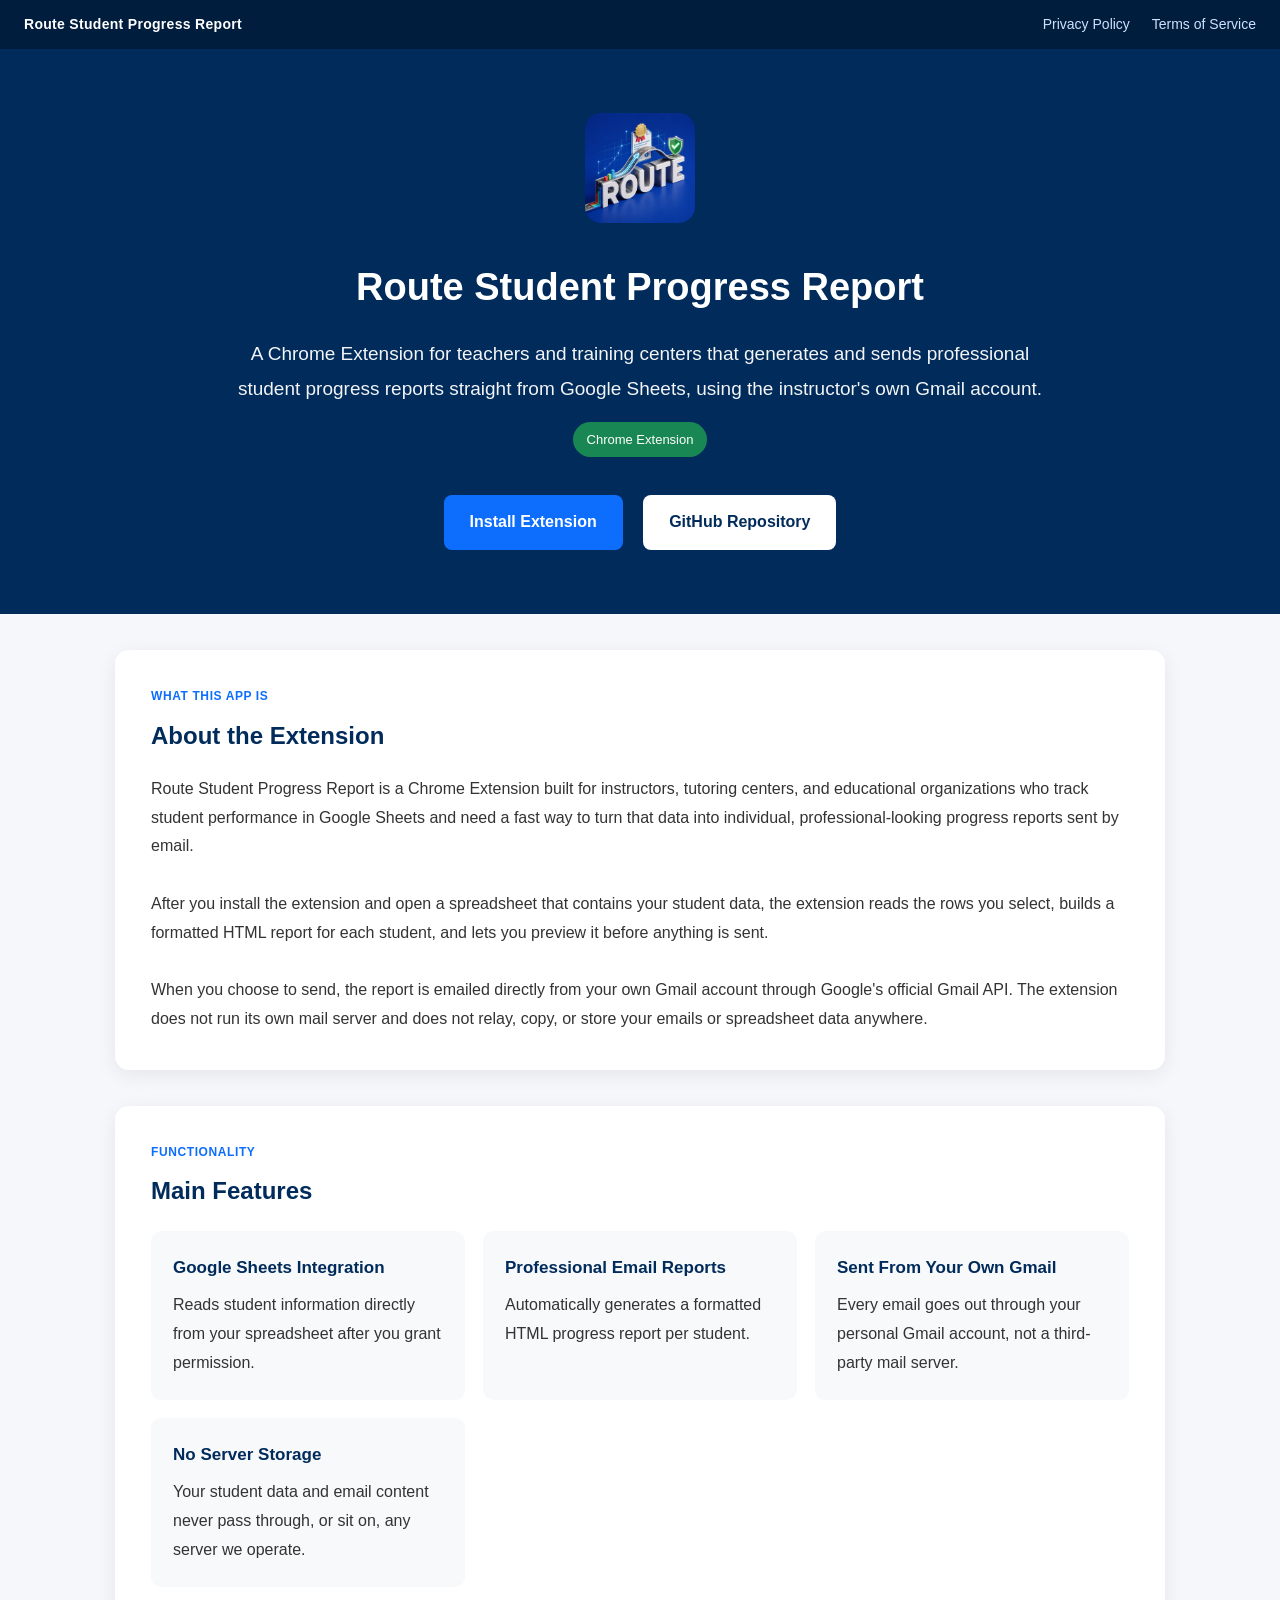
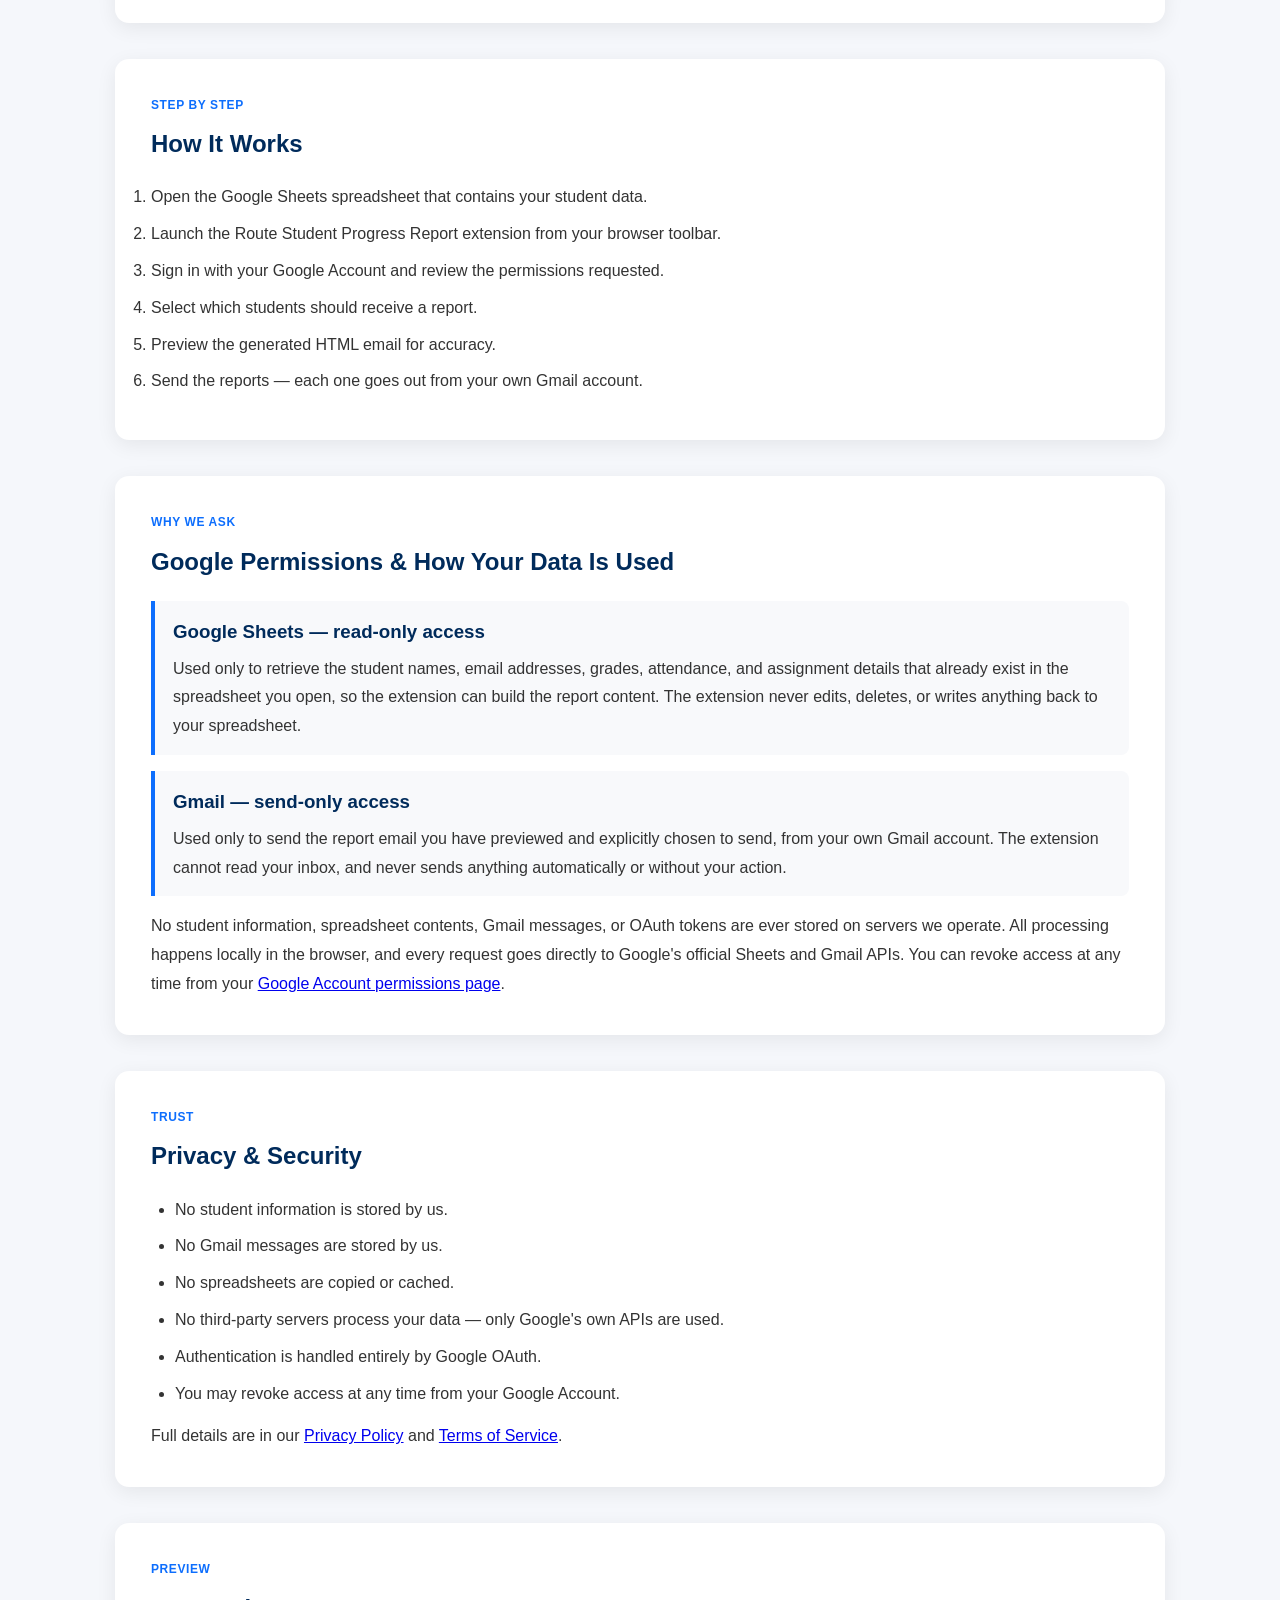
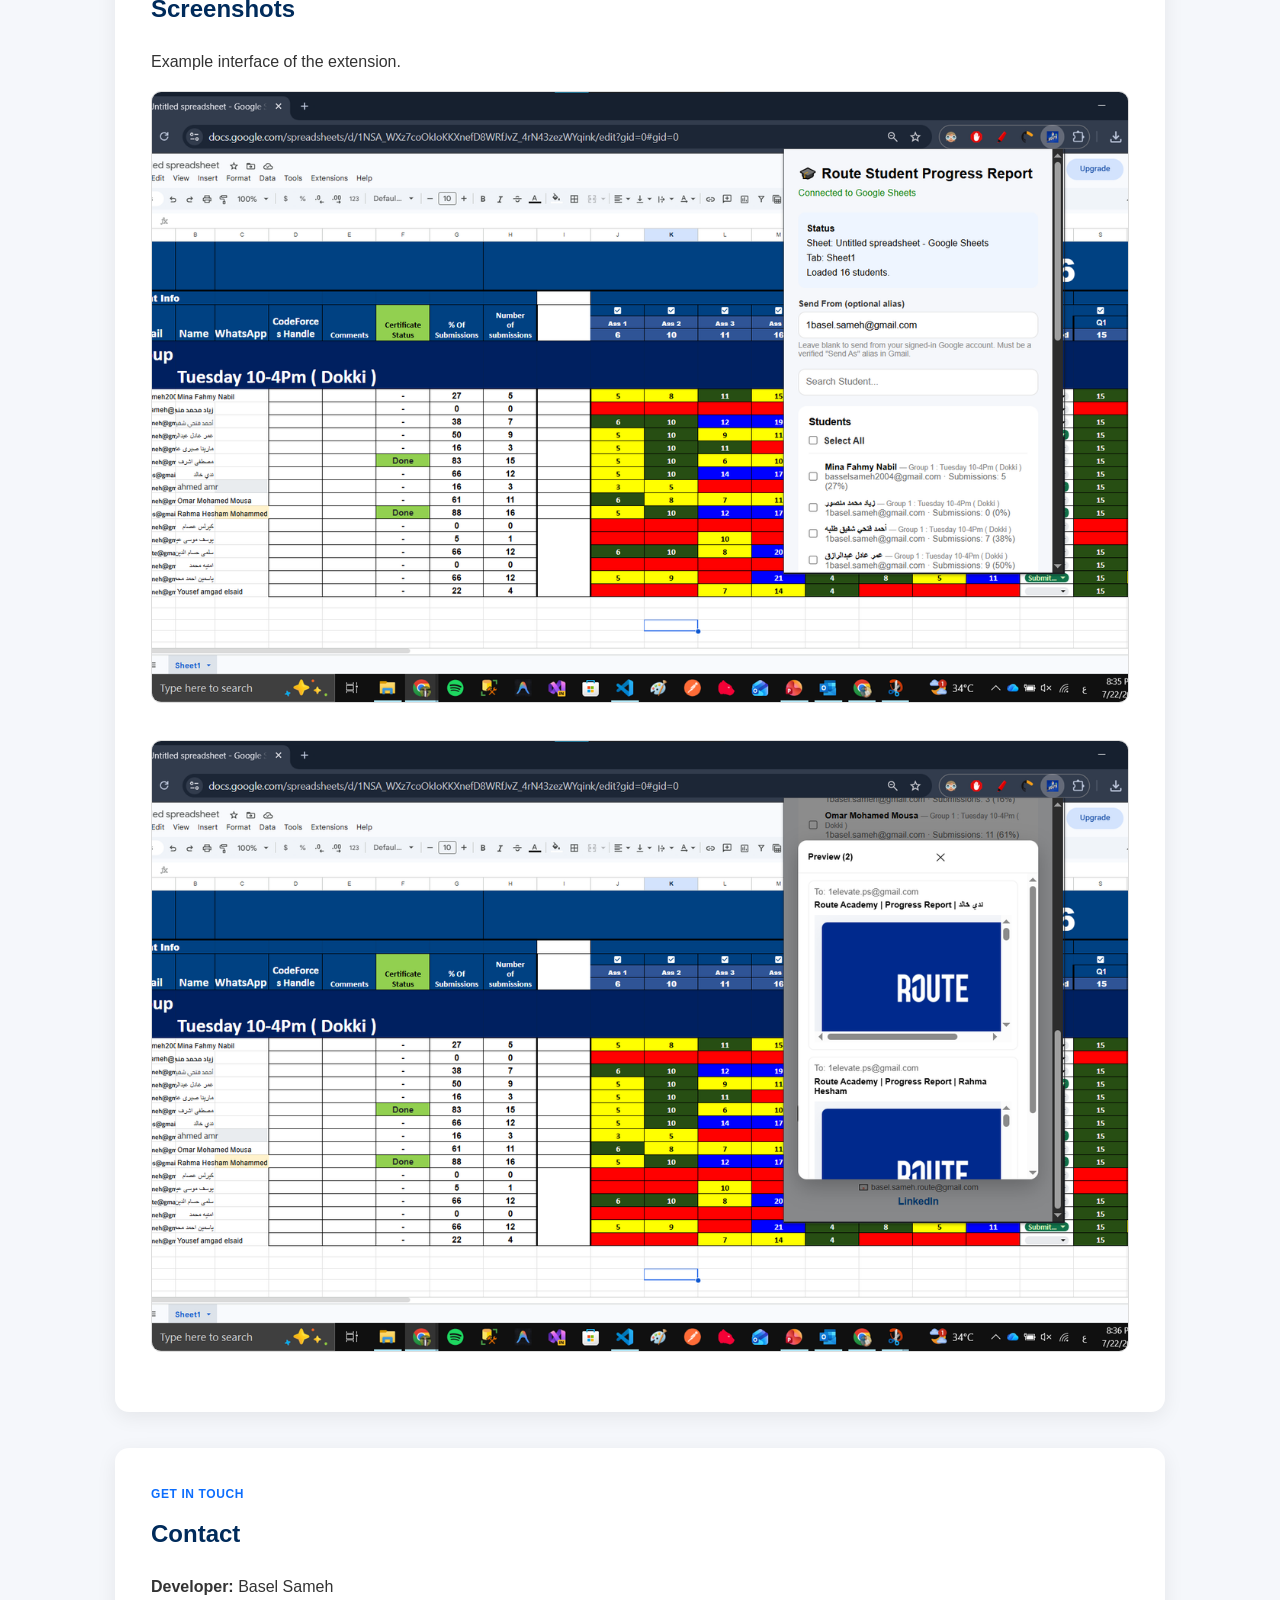
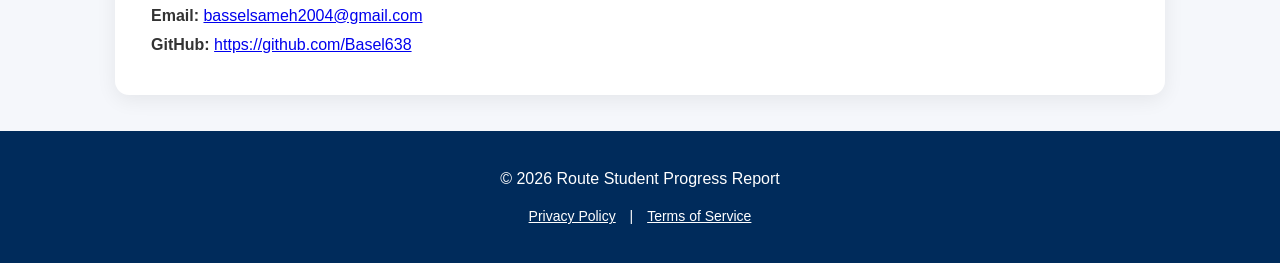
<file: index.html>
<!DOCTYPE html>
<html lang="en">
<head>
<meta charset="UTF-8">
<meta name="viewport" content="width=device-width, initial-scale=1.0">

<!-- Requirement 1: App name here MUST be identical, character-for-character,
     to the "App name" field in Google Cloud Console > OAuth consent screen > Branding -->
<title>Route Student Progress Report</title>

<meta name="description" content="Route Student Progress Report is a Chrome Extension that generates and sends professional student progress reports directly from Google Sheets using your own Gmail account.">
<meta name="keywords" content="Google Sheets,Gmail,Chrome Extension,Student Report,Route">

<style>
  :root{
    --navy:#002B5B;
    --navy-dark:#001d3d;
    --blue:#0d6efd;
    --blue-dark:#0a58ca;
    --bg:#f5f7fb;
    --text:#333;
    --green:#198754;
    --card:#f8f9fb;
  }
  *{margin:0;padding:0;box-sizing:border-box;}
  html{scroll-behavior:smooth;}
  body{font-family:"Segoe UI",Arial,sans-serif;background:var(--bg);color:var(--text);line-height:1.8;}

  /* Sticky top bar: keeps the app name + privacy policy link visible on every screen,
     satisfies "visible without login" + easy-to-find Privacy Policy link */
  .topbar{
    position:sticky;top:0;z-index:50;
    background:var(--navy-dark);
    color:#fff;
    display:flex;align-items:center;justify-content:space-between;
    padding:12px 24px;
    font-size:14px;
  }
  .topbar a{color:#cfe0ff;text-decoration:none;margin-left:18px;}
  .topbar a:hover{color:#fff;text-decoration:underline;}
  .topbar .brand{font-weight:700;letter-spacing:.3px;}

  header{background:var(--navy);color:#fff;text-align:center;padding:64px 20px 56px;}
  header img{width:110px;border-radius:16px;margin-bottom:20px;}
  header h1{font-size:38px;margin-bottom:16px;}
  header p{max-width:820px;margin:auto;font-size:19px;opacity:.95;}
  .badge{display:inline-block;background:var(--green);color:#fff;padding:6px 14px;border-radius:20px;margin-top:16px;font-size:13px;}

  .buttons{margin-top:30px;}
  .btn{display:inline-block;text-decoration:none;padding:13px 26px;margin:8px;border-radius:8px;font-weight:700;transition:.2s;}
  .primary{background:var(--blue);color:#fff;}
  .primary:hover{background:var(--blue-dark);}
  .secondary{background:#fff;color:var(--navy);}
  .secondary:hover{background:#e9edf5;}

  .container{width:90%;max-width:1050px;margin:auto;}
  section{background:#fff;margin:36px 0;padding:36px;border-radius:14px;box-shadow:0 5px 20px rgba(0,0,0,.07);}
  section h2{color:var(--navy);margin-bottom:18px;font-size:24px;}
  section h2 .tag{display:block;font-size:12px;font-weight:700;letter-spacing:.6px;color:var(--blue);text-transform:uppercase;margin-bottom:6px;}
  ul{padding-left:24px;}
  li{margin:8px 0;}

  .grid{display:grid;grid-template-columns:repeat(auto-fit,minmax(250px,1fr));gap:18px;}
  .card{background:var(--card);padding:22px;border-radius:10px;}
  .card h3{color:var(--navy);margin-bottom:8px;font-size:17px;}

  .perm{border-left:4px solid var(--blue);padding:14px 18px;background:var(--card);border-radius:0 8px 8px 0;margin:16px 0;}
  .perm h3{color:var(--navy);margin-bottom:6px;}

  img.screenshot{width:100%;border-radius:10px;border:1px solid #ddd;margin:14px 0;}

  footer{background:var(--navy);color:#fff;text-align:center;padding:34px 20px;}
  footer a{color:#fff;text-decoration:underline;}
  footer .links{margin-top:10px;font-size:14px;}
  footer .links a{margin:0 10px;}
</style>
</head>
<body>

<!-- Persistent top bar: app name is always visible, privacy policy is always one click away,
     entire page requires no login to view -->
<div class="topbar">
  <span class="brand">Route Student Progress Report</span>
  <span>
    <a href="privacy-policy.html">Privacy Policy</a>
    <a href="terms.html">Terms of Service</a>
  </span>
</div>

<header>
  <img src="assets/icons/route-logo.png" alt="Route Student Progress Report logo">

  <!-- Requirement 1 (again, visually): brand name matches the OAuth app name exactly -->
  <h1>Route Student Progress Report</h1>

  <p>
    A Chrome Extension for teachers and training centers that generates and sends
    professional student progress reports straight from Google Sheets, using the
    instructor's own Gmail account.
  </p>

  <div class="badge">Chrome Extension</div>

  <div class="buttons">
    <a class="btn primary" href="https://chromewebstore.google.com/detail/route-student-progress-re/jlfdcejokmkjembnlmdmblcjbgpkdgcp">Install Extension</a>
    <a class="btn secondary" href="https://github.com/Basel638/StudentProgressMailer">GitHub Repository</a>
  </div>
</header>

<div class="container">

  <!-- Requirement 2: fully describe app functionality -->
  <section id="about">
    <h2><span class="tag">What this app is</span>About the Extension</h2>
    <p>
      Route Student Progress Report is a Chrome Extension built for instructors,
      tutoring centers, and educational organizations who track student performance
      in Google Sheets and need a fast way to turn that data into individual,
      professional-looking progress reports sent by email.
    </p>
    <br>
    <p>
      After you install the extension and open a spreadsheet that contains your
      student data, the extension reads the rows you select, builds a formatted
      HTML report for each student, and lets you preview it before anything is sent.
    </p>
    <br>
    <p>
      When you choose to send, the report is emailed directly from your own Gmail
      account through Google's official Gmail API. The extension does not run its
      own mail server and does not relay, copy, or store your emails or spreadsheet
      data anywhere.
    </p>
  </section>

  <section>
    <h2><span class="tag">Functionality</span>Main Features</h2>
    <div class="grid">
      <div class="card">
        <h3>Google Sheets Integration</h3>
        <p>Reads student information directly from your spreadsheet after you grant permission.</p>
      </div>
      <div class="card">
        <h3>Professional Email Reports</h3>
        <p>Automatically generates a formatted HTML progress report per student.</p>
      </div>
      <div class="card">
        <h3>Sent From Your Own Gmail</h3>
        <p>Every email goes out through your personal Gmail account, not a third-party mail server.</p>
      </div>
      <div class="card">
        <h3>No Server Storage</h3>
        <p>Your student data and email content never pass through, or sit on, any server we operate.</p>
      </div>
    </div>
  </section>

  <section>
    <h2><span class="tag">Step by step</span>How It Works</h2>
    <ol>
      <li>Open the Google Sheets spreadsheet that contains your student data.</li>
      <li>Launch the Route Student Progress Report extension from your browser toolbar.</li>
      <li>Sign in with your Google Account and review the permissions requested.</li>
      <li>Select which students should receive a report.</li>
      <li>Preview the generated HTML email for accuracy.</li>
      <li>Send the reports — each one goes out from your own Gmail account.</li>
    </ol>
  </section>

  <!-- Requirement 3: explain with transparency the purpose for which the app requests user data -->
  <section id="permissions">
    <h2><span class="tag">Why we ask</span>Google Permissions &amp; How Your Data Is Used</h2>

    <div class="perm">
      <h3>Google Sheets — read-only access</h3>
      <p>
        Used only to retrieve the student names, email addresses, grades, attendance,
        and assignment details that already exist in the spreadsheet you open, so the
        extension can build the report content. The extension never edits, deletes,
        or writes anything back to your spreadsheet.
      </p>
    </div>

    <div class="perm">
      <h3>Gmail — send-only access</h3>
      <p>
        Used only to send the report email you have previewed and explicitly chosen
        to send, from your own Gmail account. The extension cannot read your inbox,
        and never sends anything automatically or without your action.
      </p>
    </div>

    <p style="margin-top:14px;">
      No student information, spreadsheet contents, Gmail messages, or OAuth tokens
      are ever stored on servers we operate. All processing happens locally in the
      browser, and every request goes directly to Google's official Sheets and Gmail
      APIs. You can revoke access at any time from your
      <a href="https://myaccount.google.com/permissions" target="_blank" rel="noopener">Google Account permissions page</a>.
    </p>
  </section>

  <section>
    <h2><span class="tag">Trust</span>Privacy &amp; Security</h2>
    <ul>
      <li>No student information is stored by us.</li>
      <li>No Gmail messages are stored by us.</li>
      <li>No spreadsheets are copied or cached.</li>
      <li>No third-party servers process your data — only Google's own APIs are used.</li>
      <li>Authentication is handled entirely by Google OAuth.</li>
      <li>You may revoke access at any time from your Google Account.</li>
    </ul>
    <p style="margin-top:14px;">
      Full details are in our
      <a href="privacy-policy.html">Privacy Policy</a> and
      <a href="terms.html">Terms of Service</a>.
    </p>
  </section>

  <section>
    <h2><span class="tag">Preview</span>Screenshots</h2>
    <p>Example interface of the extension.</p>
    <img src="assets/icons/Screen1.png" class="screenshot" alt="Extension interface screenshot">
    <br>
    <img src="assets/icons/screen2.png" class="screenshot" alt="Email preview screenshot">
  </section>

  <section id="contact">
    <h2><span class="tag">Get in touch</span>Contact</h2>
    <p><strong>Developer:</strong> Basel Sameh</p>
    <p><strong>Email:</strong> <a href="mailto:basselsameh2004@gmail.com">basselsameh2004@gmail.com</a></p>
    <p><strong>GitHub:</strong> <a href="https://github.com/Basel638" target="_blank" rel="noopener">https://github.com/Basel638</a></p>
  </section>

</div>

<footer>
  <p>© 2026 Route Student Progress Report</p>
  <div class="links">
    <!-- Requirement 5: this link must be IDENTICAL to the Privacy Policy URL entered
         in Cloud Console > OAuth consent screen > Branding > Links -->
    <a href="privacy-policy.html">Privacy Policy</a> |
    <a href="terms.html">Terms of Service</a>
  </div>
</footer>

</body>
</html>
</file>
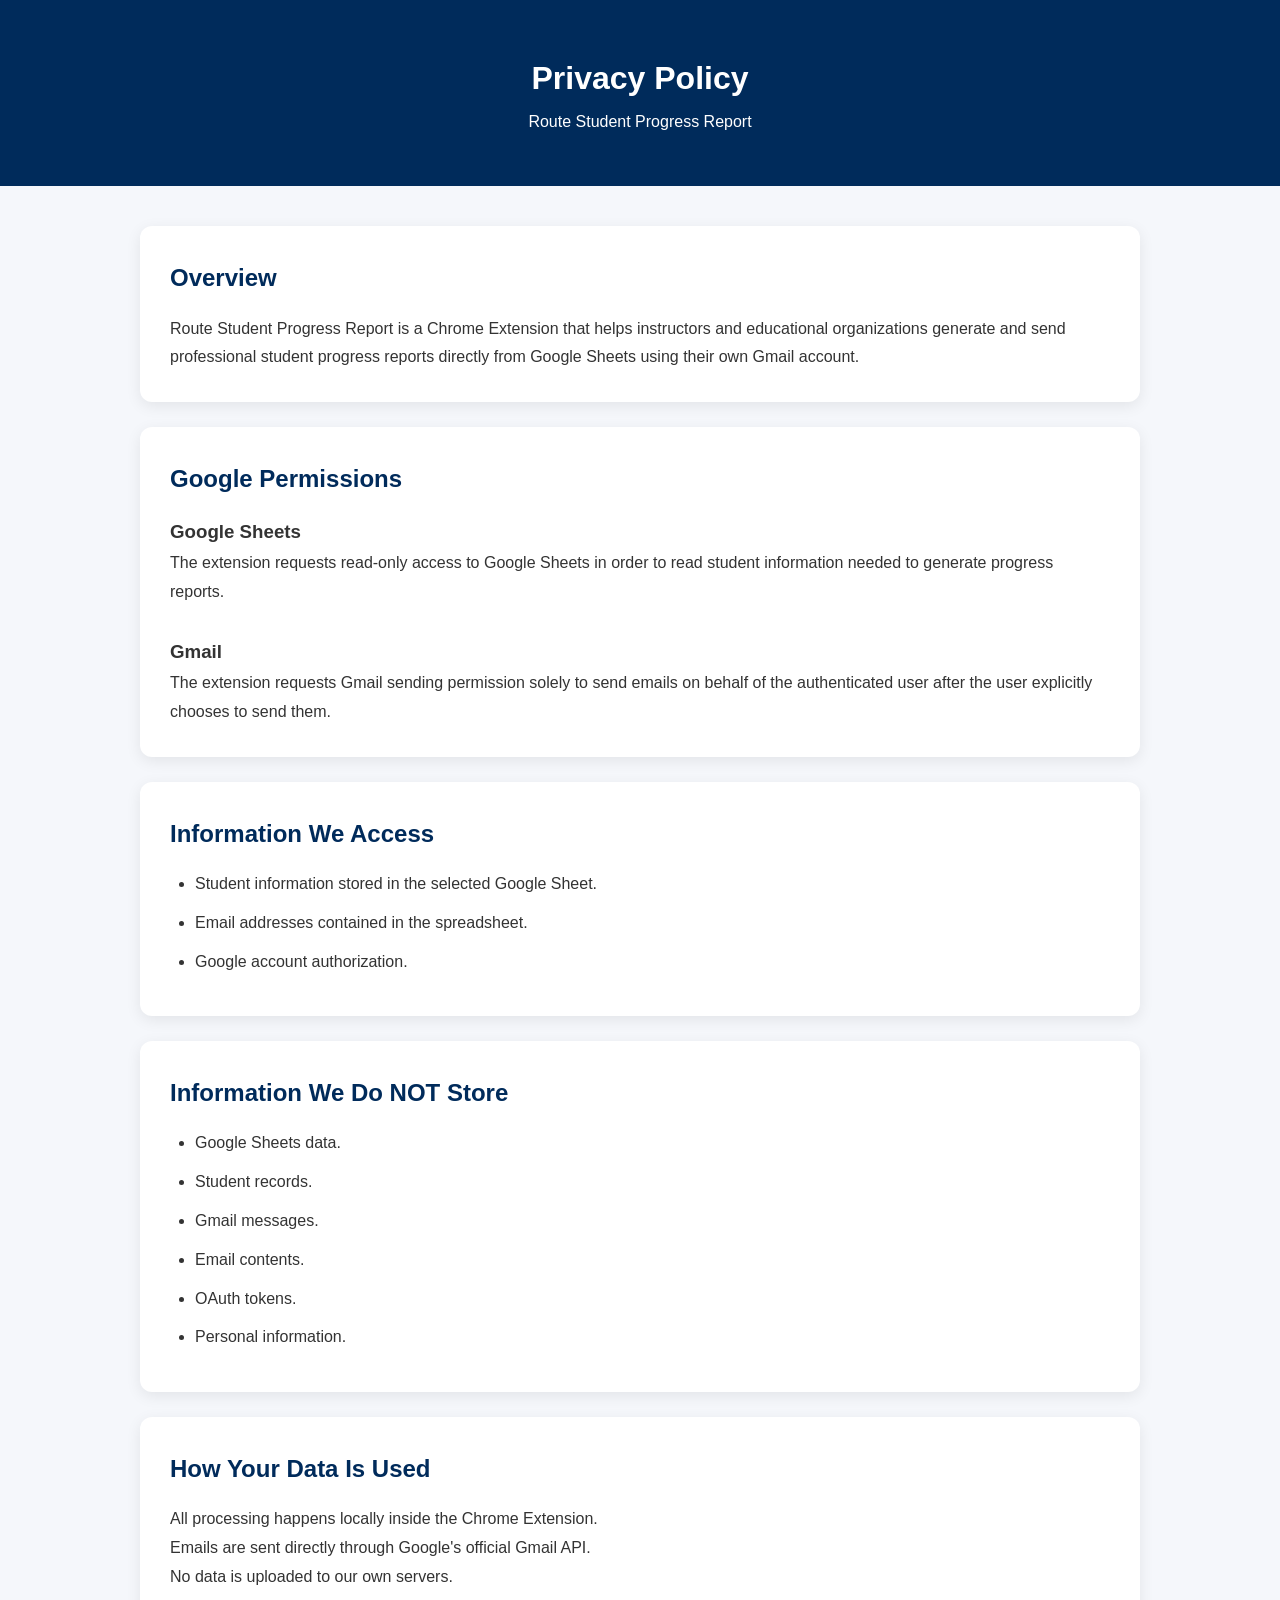
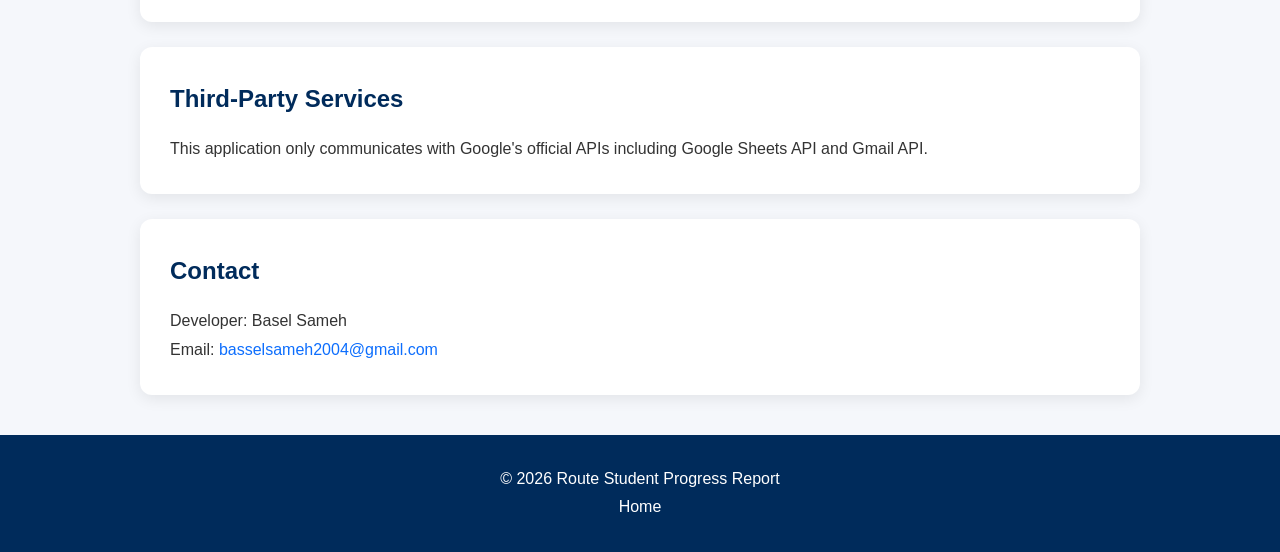
<file: privacy-policy.html>
<!DOCTYPE html>
<html lang="en">

<head>

    <meta charset="UTF-8">
    <meta name="viewport" content="width=device-width, initial-scale=1.0">

    <title>Privacy Policy | Route Student Progress Report</title>

    <style>

        *{
            margin:0;
            padding:0;
            box-sizing:border-box;
        }

        body{

            font-family:Segoe UI,Arial,sans-serif;
            background:#f5f7fb;
            color:#333;
            line-height:1.8;

        }

        header{

            background:#002B5B;
            color:white;
            padding:50px 20px;
            text-align:center;

        }

        .container{

            width:90%;
            max-width:1000px;
            margin:40px auto;

        }

        section{

            background:white;
            margin-bottom:25px;
            padding:30px;
            border-radius:12px;
            box-shadow:0 4px 15px rgba(0,0,0,.08);

        }

        h2{

            color:#002B5B;
            margin-bottom:15px;

        }

        ul{

            padding-left:25px;

        }

        li{

            margin:10px 0;

        }

        footer{

            text-align:center;
            padding:30px;
            background:#002B5B;
            color:white;

        }

        a{

            color:#0d6efd;
            text-decoration:none;

        }

    </style>

</head>

<body>

<header>

<h1>Privacy Policy</h1>

<p>

Route Student Progress Report

</p>

</header>

<div class="container">

<section>

<h2>Overview</h2>

<p>

Route Student Progress Report is a Chrome Extension that helps instructors and educational organizations generate and send professional student progress reports directly from Google Sheets using their own Gmail account.

</p>

</section>

<section>

<h2>Google Permissions</h2>

<h3>Google Sheets</h3>

<p>

The extension requests read-only access to Google Sheets in order to read student information needed to generate progress reports.

</p>

<br>

<h3>Gmail</h3>

<p>

The extension requests Gmail sending permission solely to send emails on behalf of the authenticated user after the user explicitly chooses to send them.

</p>

</section>

<section>

<h2>Information We Access</h2>

<ul>

<li>Student information stored in the selected Google Sheet.</li>

<li>Email addresses contained in the spreadsheet.</li>

<li>Google account authorization.</li>

</ul>

</section>

<section>

<h2>Information We Do NOT Store</h2>

<ul>

<li>Google Sheets data.</li>

<li>Student records.</li>

<li>Gmail messages.</li>

<li>Email contents.</li>

<li>OAuth tokens.</li>

<li>Personal information.</li>

</ul>

</section>

<section>

<h2>How Your Data Is Used</h2>

<p>

All processing happens locally inside the Chrome Extension.

</p>

<p>

Emails are sent directly through Google's official Gmail API.

</p>

<p>

No data is uploaded to our own servers.

</p>

</section>

<section>

<h2>Third-Party Services</h2>

<p>

This application only communicates with Google's official APIs including Google Sheets API and Gmail API.

</p>

</section>

<section>

<h2>Contact</h2>

<p>

Developer: Basel Sameh

</p>

<p>

Email:

<a href="mailto:basselsameh2004@gmail.com
">

basselsameh2004@gmail.com

</a>

</p>

</section>

</div>

<footer>

<p>

© 2026 Route Student Progress Report

</p>

<p>

<a style="color:white;"
href="index.html">

Home

</a>

</p>

</footer>

</body>

</html>
</file>
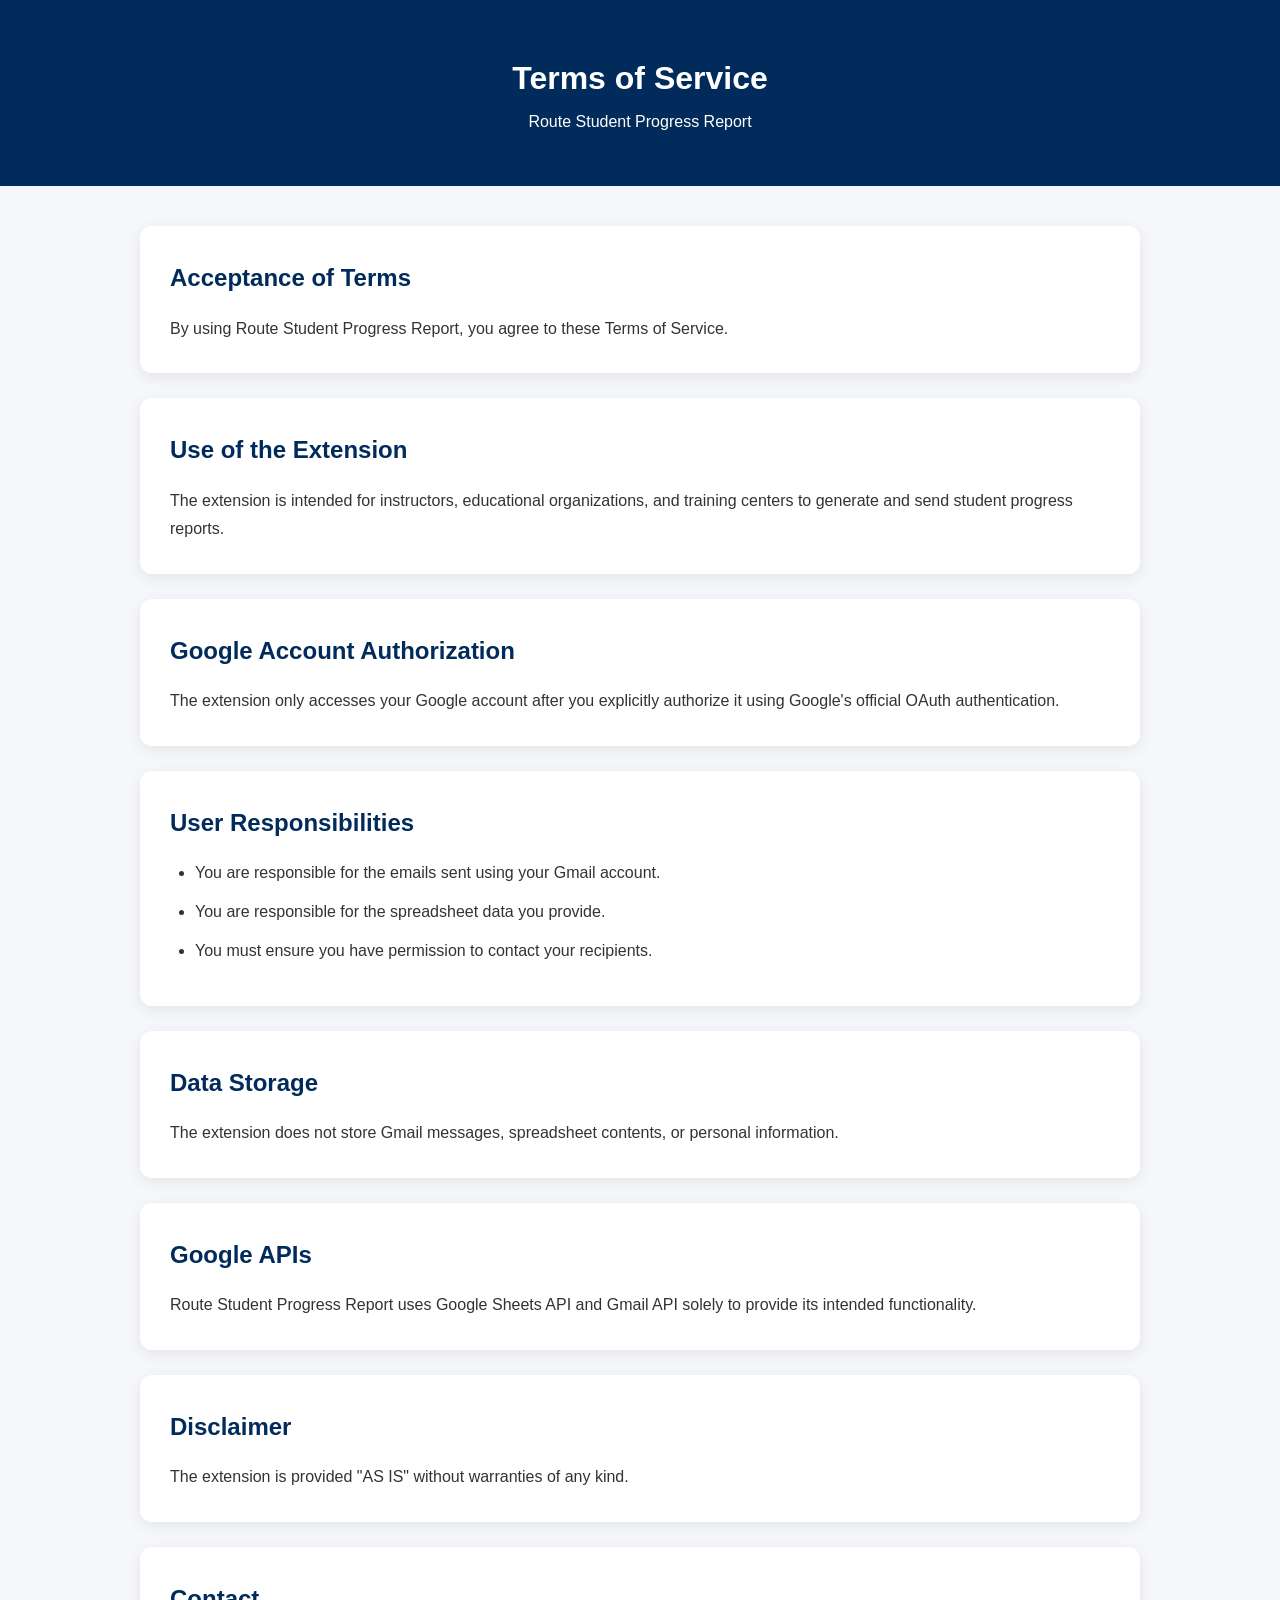
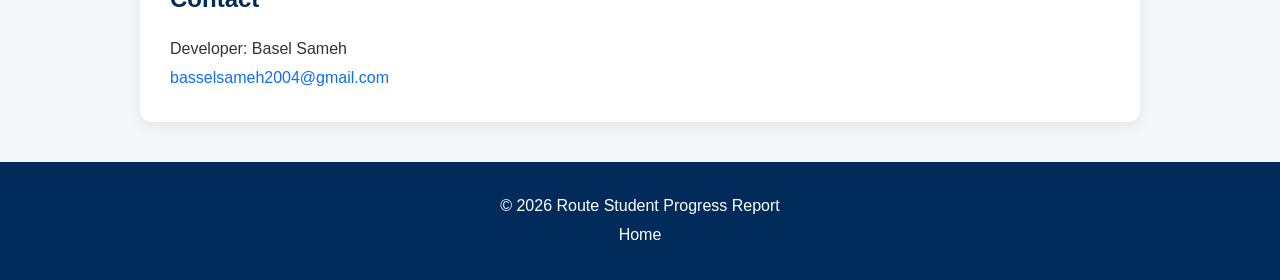
<file: terms.html>
<!DOCTYPE html>
<html lang="en">

<head>

<meta charset="UTF-8">

<meta name="viewport"
content="width=device-width, initial-scale=1.0">

<title>Terms of Service | Route Student Progress Report</title>

<style>

*{

margin:0;
padding:0;
box-sizing:border-box;

}

body{

font-family:Segoe UI,Arial,sans-serif;
background:#f5f7fb;
color:#333;
line-height:1.8;

}

header{

background:#002B5B;
color:white;
padding:50px;
text-align:center;

}

.container{

width:90%;
max-width:1000px;
margin:40px auto;

}

section{

background:white;
padding:30px;
margin-bottom:25px;
border-radius:12px;
box-shadow:0 4px 15px rgba(0,0,0,.08);

}

h2{

color:#002B5B;
margin-bottom:15px;

}

ul{

padding-left:25px;

}

li{

margin:10px 0;

}

footer{

background:#002B5B;
color:white;
text-align:center;
padding:30px;

}

a{

color:#0d6efd;
text-decoration:none;

}

</style>

</head>

<body>

<header>

<h1>Terms of Service</h1>

<p>

Route Student Progress Report

</p>

</header>

<div class="container">

<section>

<h2>Acceptance of Terms</h2>

<p>

By using Route Student Progress Report, you agree to these Terms of Service.

</p>

</section>

<section>

<h2>Use of the Extension</h2>

<p>

The extension is intended for instructors, educational organizations, and training centers to generate and send student progress reports.

</p>

</section>

<section>

<h2>Google Account Authorization</h2>

<p>

The extension only accesses your Google account after you explicitly authorize it using Google's official OAuth authentication.

</p>

</section>

<section>

<h2>User Responsibilities</h2>

<ul>

<li>You are responsible for the emails sent using your Gmail account.</li>

<li>You are responsible for the spreadsheet data you provide.</li>

<li>You must ensure you have permission to contact your recipients.</li>

</ul>

</section>

<section>

<h2>Data Storage</h2>

<p>

The extension does not store Gmail messages, spreadsheet contents, or personal information.

</p>

</section>

<section>

<h2>Google APIs</h2>

<p>

Route Student Progress Report uses Google Sheets API and Gmail API solely to provide its intended functionality.

</p>

</section>

<section>

<h2>Disclaimer</h2>

<p>

The extension is provided "AS IS" without warranties of any kind.

</p>

</section>

<section>

<h2>Contact</h2>

<p>

Developer: Basel Sameh

</p>

<p>

<a href="mailto:basselsameh2004@gmail.com
">

basselsameh2004@gmail.com

</a>

</p>

</section>

</div>

<footer>

<p>

© 2026 Route Student Progress Report

</p>

<p>

<a style="color:white;"
href="index.html">

Home

</a>

</p>

</footer>

</body>

</html>
</file>
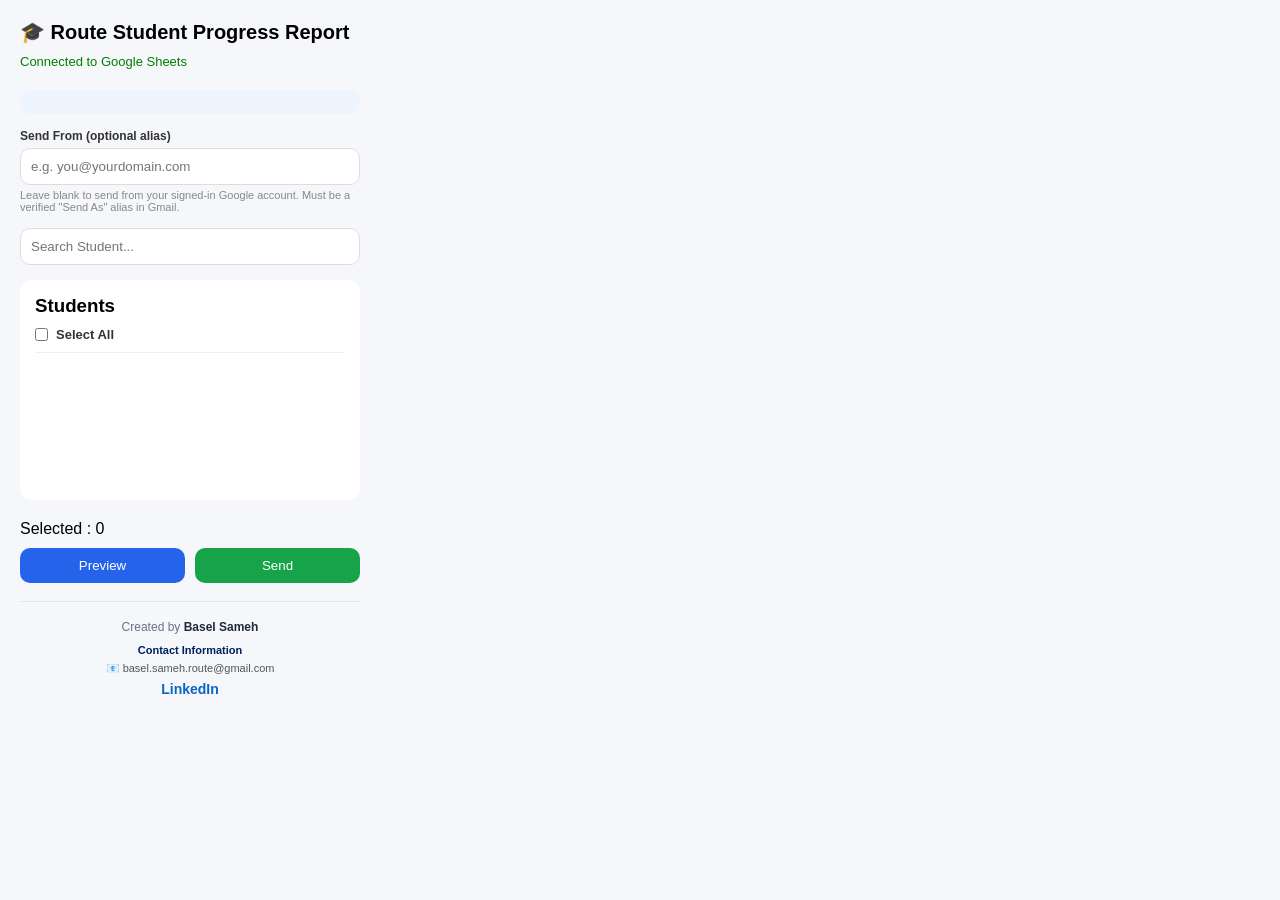
<file: popup/popup.html>
<!DOCTYPE html>
<html lang="en">

<head>
    <meta charset="UTF-8">
    <meta name="viewport" content="width=device-width, initial-scale=1.0">
    <title>Route Student Progress Report</title>

   <link rel="stylesheet" href="popup.css">
</head>

<body>

    <div class="container">

        <header>
            <h2>🎓 Route Student Progress Report</h2>
            <span class="status">
                Connected to Google Sheets
            </span>
        </header>
<div id="sheetInfo">

</div>
        <div class="from-email-box">
            <label for="fromEmailInput">Send From (optional alias)</label>
            <input
                type="email"
                placeholder="e.g. you@yourdomain.com"
                id="fromEmailInput">
            <small>Leave blank to send from your signed-in Google account. Must be a verified "Send As" alias in Gmail.</small>
        </div>

        <div class="search-box">
            <input
                type="text"
                placeholder="Search Student..."
                id="searchInput">
        </div>

        <div class="students">

            <h3>Students</h3>

            <label class="select-all-row" for="selectAllCheckbox">
                <input type="checkbox" id="selectAllCheckbox">
                Select All
            </label>

            <div id="studentsList">

                <!-- هنضيف الطلبة هنا بعدين -->

            </div>

        </div>

        <footer>

            <p>
                Selected :
                <span id="selectedCount">0</span>
            </p>

            <div class="buttons">

                <button id="previewBtn">
                    Preview
                </button>

                <button id="sendBtn">
                    Send
                </button>

            </div>
            <div class="created-by">

    <div class="creator-name">
        Created by <b>Basel Sameh</b>
    </div>

    <div class="contact-title">
        Contact Information
    </div>

    <div class="contact-item">
        📧 basel.sameh.route@gmail.com
    </div>

    <!-- <div class="contact-item"> -->
        <!-- 💬 WhatsApp: +20 115 002 0653 -->
        <!-- 📞 +20 115 002 0653 -->
    <!-- </div> -->

    <a
    href="https://www.linkedin.com/in/basel-sameh"
    target="_blank"
    rel="noopener noreferrer"
    class="linkedin-link">
    LinkedIn
</a>

</div>

        </footer>

    </div>

    <script src="../services/sheetsAuth.js"></script>
    <script src="../services/sheetsApi.js"></script>
    <script src="../services/gmailApi.js"></script>
    <script src="../utils/columnMap.js"></script>
    <script src="../utils/sheetParser.js"></script>
    <script src="../assets/logoBase64.js"></script>
    <script src="../assets/iconsBase64.js"></script>
    <script src="../assets/emailAssets.js"></script>
    <script src="../templates/emailTemplate.js"></script>
    <script src="popup.js"></script>

</body>

</html>
</file>
<file: popup/popup.css>
*{
    margin:0;
    padding:0;
    box-sizing:border-box;
}

body{

    width:380px;

    background:#f5f7fb;

    font-family:Arial,sans-serif;

}

.container{

    padding:20px;

}

header{

    margin-bottom:20px;

}

header h2{

    font-size:20px;

    margin-bottom:8px;

}

.status{

    color:green;

    font-size:13px;

}

.from-email-box{

    margin-bottom:15px;

}

.from-email-box label{

    display:block;

    font-size:12px;

    font-weight:bold;

    margin-bottom:5px;

    color:#333;

}


.from-email-box input{

    width:100%;

    padding:10px;

    border-radius:10px;

    border:1px solid #ddd;

}

.from-email-box small{

    display:block;

    margin-top:4px;

    font-size:11px;

    color:#888;

}

.search-box{

    margin-bottom:15px;

}

.search-box input{

    width:100%;

    padding:10px;

    border-radius:10px;

    border:1px solid #ddd;

}

.students{

    background:white;

    border-radius:12px;

    padding:15px;

    min-height:220px;

}

.students h3{

    margin-bottom:10px;

}

.select-all-row{

    display:flex;

    align-items:center;

    gap:8px;

    margin-bottom:12px;

    padding-bottom:10px;

    border-bottom:1px solid #eee;

    font-size:13px;

    font-weight:bold;

    color:#333;

    cursor:pointer;

}

.student{

    display:flex;

    align-items:center;

    gap:10px;

    margin-bottom:10px;

}

footer{

    margin-top:20px;

}

.buttons{

    display:flex;

    gap:10px;

    margin-top:10px;

}

button{

    flex:1;

    padding:10px;

    border:none;

    border-radius:10px;

    cursor:pointer;

}

#previewBtn{

    background:#2563eb;

    color:white;

}

#sendBtn{

    background:#16a34a;

    color:white;

}
#sheetInfo{

    background:#eef5ff;

    border-radius:10px;

    padding:12px;

    margin-bottom:15px;

    font-size:13px;

    line-height:1.6;

}
.spm-overlay{
    position:fixed;
    inset:0;
    background:rgba(0,0,0,0.45);
    display:flex;
    align-items:center;
    justify-content:center;
    z-index:1000;
}

.spm-modal{
    background:white;
    width:340px;
    max-height:480px;
    border-radius:12px;
    display:flex;
    flex-direction:column;
    overflow:hidden;
    box-shadow:0 10px 30px rgba(0,0,0,0.25);
}

.spm-modal-header{
    display:flex;
    justify-content:space-between;
    align-items:center;
    padding:10px 14px;
    border-bottom:1px solid #eee;
}

.spm-close{
    border:none;
    background:none;
    cursor:pointer;
    font-size:16px;
    padding:2px 6px;
}

.spm-modal-body{
    padding:10px 14px;
    overflow-y:auto;
}

.spm-preview-card{
    border:1px solid #eee;
    border-radius:8px;
    padding:8px;
    margin-bottom:10px;
}

.spm-preview-frame{
    width:100%;
    height:180px;
    border:none;
    background:white;
}

.created-by {
    margin-top: 18px;
    padding-top: 18px;
    border-top: 1px solid #e5e7eb;
    text-align: center;
}

.creator-name {
    font-size: 12px;
    color: #6b7280;
}

.creator-name b {
    color: #1f2937;
}

.contact-title {
    margin-top: 10px;
    font-size: 11px;
    font-weight: 600;
    color: #002060;
}

.contact-item {
    margin-top: 6px;
    font-size: 11px;
    color: #555;
}

.linkedin-link {
    display: inline-block;
    color: #0A66C2;
    font-size: 14px;
    font-weight: 600;
    text-decoration: none;
    margin-top: 6px;
}

.linkedin-link:hover {
    text-decoration: underline;
}
/* .credit {
    margin-top: 18px;
    padding: 12px 0 4px;
    border-top: 1px solid #e5e7eb;

    display: flex;
    justify-content: center;
    align-items: center;
    gap: 5px;

    font-size: 12px;
    color: #6b7280;
}

.credit strong {
    font-weight: 600;
    color: #374151;
} */
</file>
